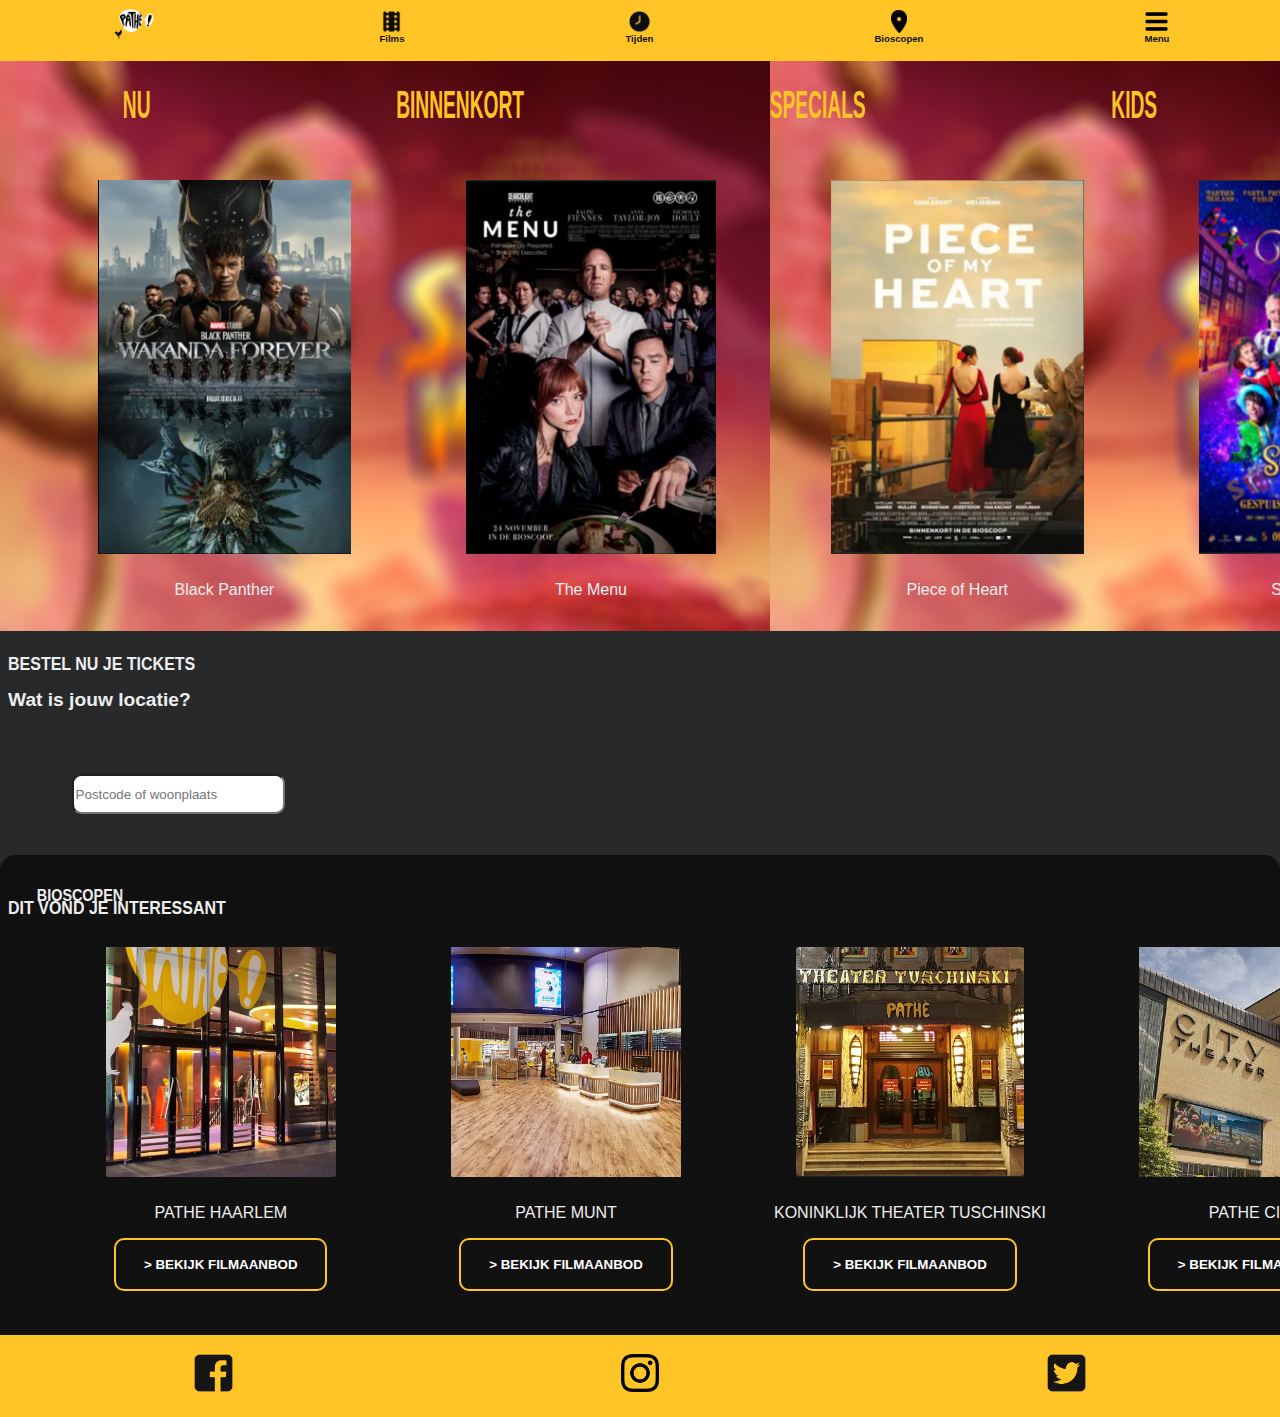
<file: index.html>
<!doctype html>
<html lang="nl">

<head>
	<meta charset="UTF-8">
	<meta name="author" content="jouw naam">
	<meta name="viewport" content="width=device-width, initial-scale=1">

	<title>Pathe</title>

	<link href="styles/style.css" rel="stylesheet">
	<link rel="icon" type="image/svg+xml" href="images/favicon.svg">

</head>

<body>
	<header>
		<nav>
			<ul>
				<li>
					<h><a href="/index.html"><img src="./images/pathe.jpg" alt="Pathe" /></a></h>
				</li>
				<li><img src="./images/movie-black.png" alt="Films" /><a href="/page2.html">Films</a></li>
				<li><img src="./images/time-black.png" alt="Tijden" /><a href="">Tijden</a></li>
				<li><img src="./images/NicePng_map-pointer-png_3683241.png" alt="Bioscopen" /><a href="">Bioscopen</a></li>
				<li class="menu"><img src="./images/menu-icon.png" alt="Menu" /><a href="">Menu</a></li>
			</ul>
		</nav>
	</header>
	<main>
		<nav>
			<ul>
				<li><a href="./page2.html">NU</a></li>
				<li><a href="">BINNENKORT</a></li>
				<li><a href="">SPECIALS</a></li>
				<li><a href="">KIDS</a></li>
			</ul>
		</nav>
		<ul class="nav">
			<li>
				<h2><a><img src="./images/BlackPanther.jpg" alt="Black Panther" /></a></h2>
				<p>Black Panther</p>
			</li>
			<li>
				<h2><a><img src="./images/MenuMovie.jpg" alt="The Menu" /></a></h2>
				<p>The Menu</p>
			</li>
			<li>
				<h2><a href=""><img src="./images/PieceOfHeart.jpg" alt="Piece of Heart" /></a></h2>
				<p>Piece of Heart</p>
			</li>
			<li>
				<h2><a href=""><img src="./images/SinterklaasFIlm.jpg" alt="Sinterklaas Film" /></a></h2>
				<p>Sinterklaas film</p>
			</li>
			<li>
				<h2><a href=""><img src="./images/StrangeWorld.jpg" alt="Strange World" /></a></h2>
				<p>Strange World</p>
			</li>
			<li>
				<h2><a href=""><img src="./images/ViolentHalloween.jpg" alt="Violent Halloween" /></a></h2>
				<p>Violent Halloween</p>
			</li>
		</ul>
		<section class="BestelTickets">
			<h3>BESTEL NU JE TICKETS</h3>
			<a>Wat is jouw locatie?</a>
			<div class="container">
				<form action="">
					<input type="text" placeholder="Postcode of woonplaats" name="locatie invoeren">
			</div>
			<h4>DIT VOND JE INTERESSANT</h4>
		</section>
		<section class="bioscopen">
			<h5>BIOSCOPEN</h5>
			<ul>
				<li>
					<h2><a href=""><img src="./images/Haarlem.jpg" alt="Pathe Haarlem" /></a></h2>
					<p>PATHE HAARLEM</p><button>> BEKIJK FILMAANBOD</button>
				</li>
				<li>
					<h2><a href=""><img src="./images/Munt.jpg" alt="Pathe Munt" /></a></h2>
					<p>PATHE MUNT</p><button>> BEKIJK FILMAANBOD</button>
				</li>
				<li>
					<h2><a href=""><img src="./images/Tuschinski.jpg" alt="Pathe Tuschinski" /></a></h2>
					<p>KONINKLIJK THEATER TUSCHINSKI</p><button>> BEKIJK FILMAANBOD</button>
				</li>
				<li>
					<h2><a href=""><img src="./images/city.jpg" alt="Pathe City" /></a></h2>
					<p>PATHE CITY</p><button>> BEKIJK FILMAANBOD</button>
				</li>
			</ul>
		</section>
	</main>
	<footer>
		<ul>
			<li><a href=""><img src="./images/facebook.png" alt="Facebook"></a></li>
			<li><a href=""><img src="./images/instagram.png" alt="Instagram"></a></li>
			<li><a href=""><img src="./images/twitter.png" alt="Twitter"></a></li>
		</ul>
	</footer>
	<script defer src="./scripts/script.js"></script>
</body>

</html>
</file>
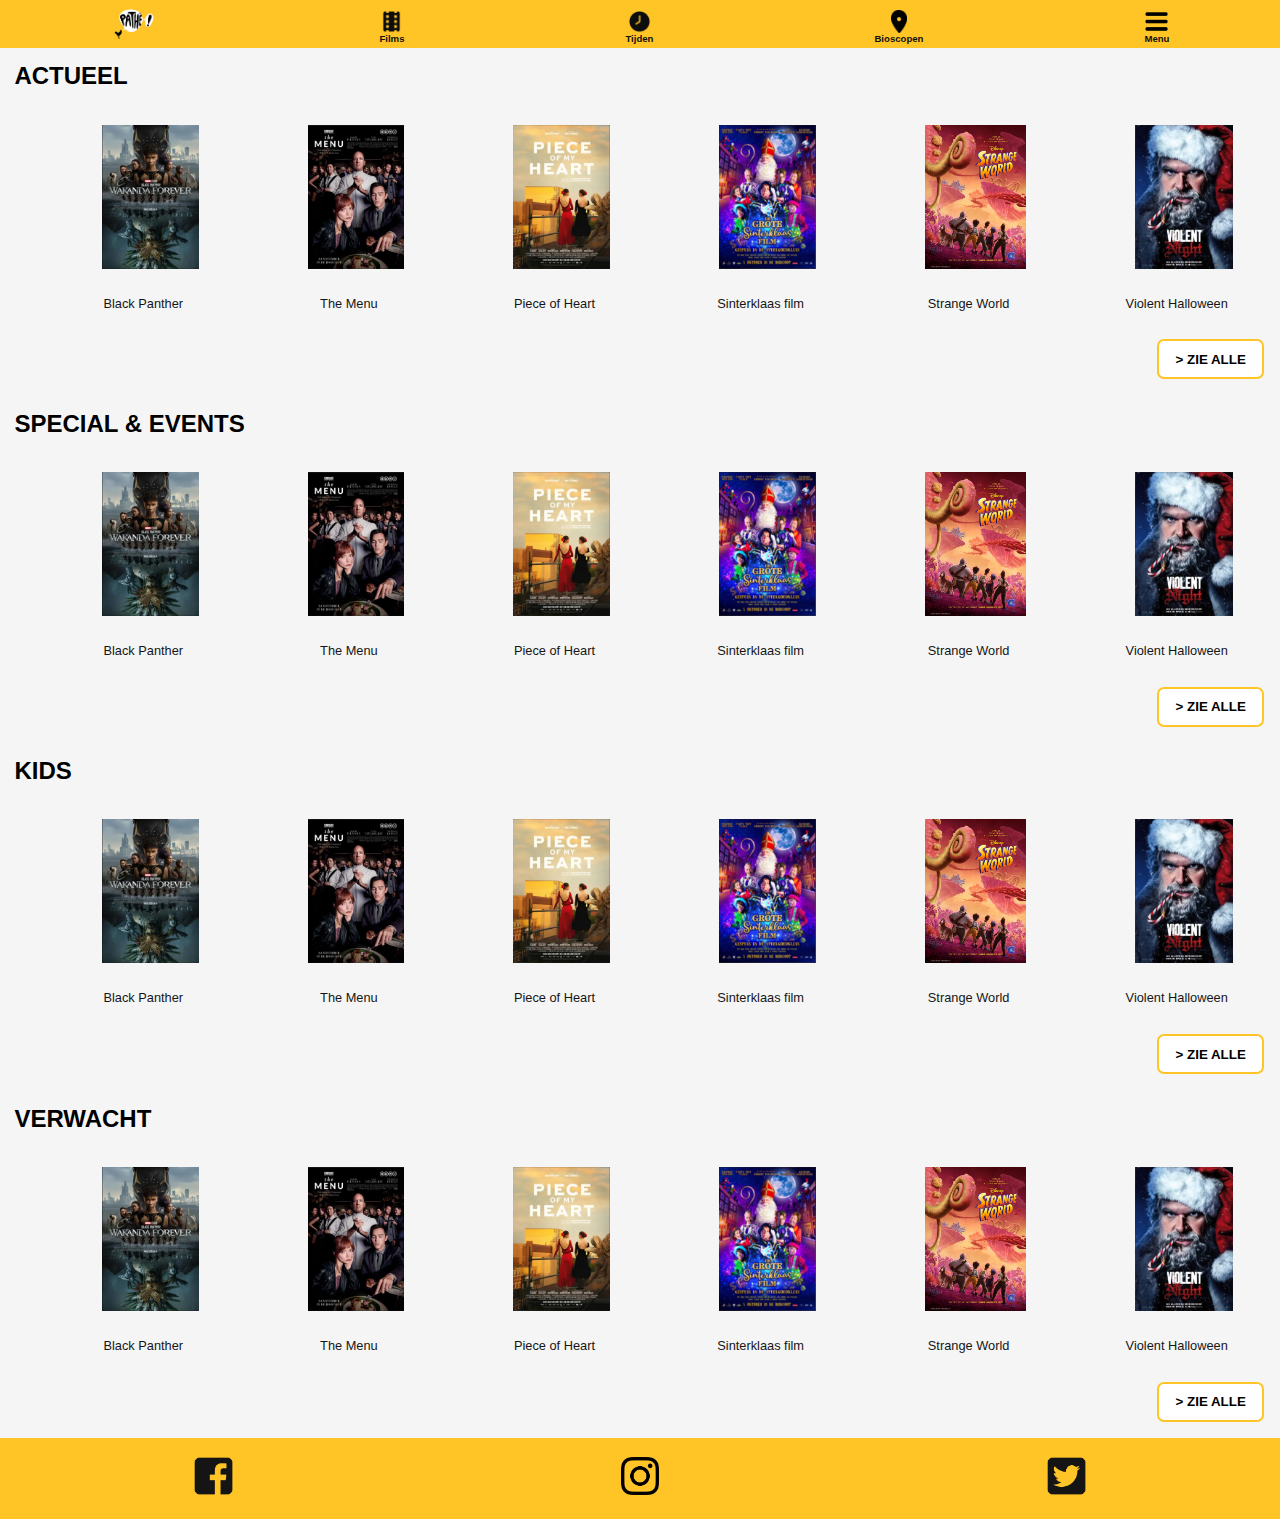
<file: page2.html>
<!doctype html>
<html lang="nl">

<head>
	<meta charset="UTF-8">
	<meta name="author" content="jouw naam">
	<meta name="viewport" content="width=device-width, initial-scale=1">

	<title>Films</title>

	<link href="styles/tweedepage.css" rel="stylesheet">
	<link rel="icon" type="image/svg+xml" href="images/favicon.svg">

</head>

<body>
	<header>
		<nav>
			<ul>
				<li>
					<h><a href="./index.html"><img src="./images/pathe.jpg" alt="Pathe" /></a></h>
				</li>
				<li><img src="./images/movie-black.png" alt="Films" /><a href="/page2.html">Films</a></li>
				<li><img src="./images/time-black.png" alt="Tijden" /><a href="">Tijden</a></li>
				<li><img src="./images/NicePng_map-pointer-png_3683241.png" alt="Bioscopen" /><a href="">Bioscopen</a></li>
				<li><img src="./images/menu-icon.png" alt="Menu" /><a href="">Menu</a></li>
			</ul>
		</nav>
	</header>
	<main>
		<h2>ACTUEEL</h2>
		<ul>
			<li>
				<h2><a href=""><img src="./images/BlackPanther.jpg" alt="Black Panther" /></a></h2>
				<p>Black Panther</p>
			</li>
			<li>
				<h2><a href=""><img src="./images/MenuMovie.jpg" alt="The Menu" /></a></h2>
				<p>The Menu</p>
			</li>
			<li>
				<h2><a href=""><img src="./images/PieceOfHeart.jpg" alt="Piece of Heart" /></a></h2>
				<p>Piece of Heart</p>
			</li>
			<li>
				<h2><a href=""><img src="./images/SinterklaasFIlm.jpg" alt="Sinterklaas Film" /></a></h2>
				<p>Sinterklaas film</p>
			</li>
			<li>
				<h2><a href=""><img src="./images/StrangeWorld.jpg" alt="Strange World" /></a></h2>
				<p>Strange World</p>
			</li>
			<li>
				<h2><a href=""><img src="./images/ViolentHalloween.jpg" alt="Violent Halloween" /></a></h2>
				<p>Violent Halloween</p>
			</li>
		</ul>
		<div class="button">
			<button>> ZIE ALLE</button>
		</div>
		<h2>SPECIAL & EVENTS</h2>
		<ul>
			<li>
				<h2><a href=""><img src="./images/BlackPanther.jpg" alt="Black Panther" /></a></h2>
				<p>Black Panther</p>
			</li>
			<li>
				<h2><a href=""><img src="./images/MenuMovie.jpg" alt="The Menu" /></a></h2>
				<p>The Menu</p>
			</li>
			<li>
				<h2><a href=""><img src="./images/PieceOfHeart.jpg" alt="Piece of Heart" /></a></h2>
				<p>Piece of Heart</p>
			</li>
			<li>
				<h2><a href=""><img src="./images/SinterklaasFIlm.jpg" alt="Sinterklaas Film" /></a></h2>
				<p>Sinterklaas film</p>
			</li>
			<li>
				<h2><a href=""><img src="./images/StrangeWorld.jpg" alt="Strange World" /></a></h2>
				<p>Strange World</p>
			</li>
			<li>
				<h2><a href=""><img src="./images/ViolentHalloween.jpg" alt="Violent Halloween" /></a></h2>
				<p>Violent Halloween</p>
			</li>
		</ul>
		<div class="button">
			<button>> ZIE ALLE</button>
		</div>
		<h2>KIDS</h2>
		<ul>
			<li>
				<h2><a href=""><img src="./images/BlackPanther.jpg" alt="Black Panther" /></a></h2>
				<p>Black Panther</p>
			</li>
			<li>
				<h2><a href=""><img src="./images/MenuMovie.jpg" alt="The Menu" /></a></h2>
				<p>The Menu</p>
			</li>
			<li>
				<h2><a href=""><img src="./images/PieceOfHeart.jpg" alt="Piece of Heart" /></a></h2>
				<p>Piece of Heart</p>
			</li>
			<li>
				<h2><a href=""><img src="./images/SinterklaasFIlm.jpg" alt="Sinterklaas Film" /></a></h2>
				<p>Sinterklaas film</p>
			</li>
			<li>
				<h2><a href=""><img src="./images/StrangeWorld.jpg" alt="Strange World" /></a></h2>
				<p>Strange World</p>
			</li>
			<li>
				<h2><a href=""><img src="./images/ViolentHalloween.jpg" alt="Violent Halloween" /></a></h2>
				<p>Violent Halloween</p>
			</li>
		</ul>
		<div class="button">
			<button>> ZIE ALLE</button>
		</div>
		<h2>VERWACHT</h2>
		<ul>
			<li>
				<h2><a href=""><img src="./images/BlackPanther.jpg" alt="Black Panther" /></a></h2>
				<p>Black Panther</p>
			</li>
			<li>
				<h2><a href=""><img src="./images/MenuMovie.jpg" alt="The Menu" /></a></h2>
				<p>The Menu</p>
			</li>
			<li>
				<h2><a href=""><img src="./images/PieceOfHeart.jpg" alt="Piece of Heart" /></a></h2>
				<p>Piece of Heart</p>
			</li>
			<li>
				<h2><a href=""><img src="./images/SinterklaasFIlm.jpg" alt="Sinterklaas Film" /></a></h2>
				<p>Sinterklaas film</p>
			</li>
			<li>
				<h2><a href=""><img src="./images/StrangeWorld.jpg" alt="Strange World" /></a></h2>
				<p>Strange World</p>
			</li>
			<li>
				<h2><a href=""><img src="./images/ViolentHalloween.jpg" alt="Violent Halloween" /></a></h2>
				<p>Violent Halloween</p>
			</li>
		</ul>
		<div class="button">
			<button>> ZIE ALLE</button>
		</div>
	</main>
	<footer>
		<ul>
			<li><a href=""><img src="./images/facebook.png" alt="Facebook"></a></li>
			<li><a href=""><img src="./images/instagram.png" alt="Instagram"></a></li>
			<li><a href=""><img src="./images/twitter.png" alt="Twitter"></a></li>
		</ul>
	</footer>
	<script defer src="scripts/script.js"></script>
</body>

</html>
</file>
<file: styles/style.css>
/**************/
/* CSS REMEDY */
/**************/
*, *::after, *::before {
	box-sizing:border-box;  
  }
  
  button, summary {
	  cursor: pointer;
  }
  
  
  
  
  
  /*********************/
  /* CUSTOM PROPERTIES */
  /*********************/
  :root {
	  /* startje */
	  --color-text:#111;
	  --color-background:#eee;
  }
  
  
  
  
  
  /****************/
  /* JOUW STYLING */
  /****************/
  
  /* jouw code */
  
  
/*Header*/
  header ul {
	  display: flex;
	  background-color: #ffc426;
	  list-style-type: none;
	  font-size: 1.2em;
	  margin: 0;
	  padding: 0;
	  height: auto;
  }
  
  header a {
	  font-size: 0.5em;
	  font-weight: bold;
  }

  header img {
	  height: 5em;
	  padding: 0;
	  margin: 0;
	  display: flex;
  }


/*header styling */ /*n+2 houd in dat deze functie bij de 2e img begint*/
  header li:nth-of-type(n+2) img{
	  height: 1.2em;
	  margin-top: 0.3em;
  }
  
  header li {
	  display: inline;
	  justify-content: center;
	  align-items: center;
  }
  
  ul li {
	  font-size: 1em;
	  margin: auto;
	  display: flex;
	  flex-direction: column;
  }
  
  ul li:nth-of-type(5) {
	  align-self: start;
	  justify-self: end;
	  padding-left: 0em;
  }
  
  
/*body gedeelte*/
  body {
	  margin: 0;
	  padding: 0;
	  font-family: Arial, Helvetica, sans-serif;
  }
  
  body ul {
	  display: flex;
	  list-style-type: none;
  }
  
  a {
	  font-size: 1.2em;
	  margin: auto;
	  /* padding-top: 1em;
	  transform: scale(1, 2); */
	  text-decoration: none;
	  color: #111;
  }
  
  main {
	  background-image: url(../images/StrangeWorld.png);
	  padding: 0;
	  margin: 0;
  }

	.aangepaste{
		background-image: url(../images/blackpanther_blur.png);
		padding: 0;
		margin: 0;
	}

	.menuAchtergrond{
		background-image: url(../images/menublur.png);
		padding: 0;
		margin: 0;
		display: block;
	}
	
/*nu binnenkort etc stuk*/

 main a:hover {
	font-size: 1.2em;
	margin: auto;
	text-decoration: overline;
	color: white;
  }

  main nav ul a{
	  color: #ffc426;
	  font-weight: bold;
  }
  
  main nav ul {
	  display: flex;
	  padding: 2em 0 1em 0;
	  margin: 0;
	  list-style-type: none;
	  justify-content: center; 
	  align-items: center;
	  transform: scale(1, 2);
  }
  
/*hover effect: witte bar onder text */
	main nav a::before {
		content: '';
		display: block;
		height: 1px;
		background-color:white;

		position: absolute;
		top: 1em;
		width: 0%;

		transition: all ease-in-out 250ms;
		}

	main nav a:hover::before {
		width: 100%;
	}

	nav li {
		padding-bottom: 1%;

		position: relative;
	}
	
  
/*De films scrollen */
  main ul:nth-of-type(1) {
	  overflow-x: scroll;
	  overflow-y: hidden;
	  white-space: nowrap;
	}
  
  main ul:nth-of-type(1) li{
	  display: inline-block;
	}
  
  
  main ul img {
	  height: 13em;
	  padding: 0;
	  margin: 0 2em 0 2em;
  }
  
  main ul img:hover{
	  height: 15em;
	  padding: 0;
	  margin: 0 2em 0 2em;
  }
  
  p {
	  text-align: center;
	  color: #eee;
  }
  
  main ul {
	  display: flex;
  }




/*voor het blokje "bestel je tickets"*/
	h3{
		color: #eee;
		font-size: 1em;
		transform: scale(1, 1.2);
	}

  .BestelTickets{
	  background-color: #28292a;
	  height: 20em;
	  padding: 0.5em 0 0 0.5em;
  }
  
  .BestelTickets a{
	  color: #eee;
	  font-weight: bold;
  }
  
  .container{
	  width: 100%;
	  min-height: 3em;
	  padding: 5%;
  }
  
  .container a{
	  color:#eee;
  }
  
  input{
	  height: 3em;
	  width: 16em;
	  border-radius: 0.7em;
  }

  
  h4{
	color: #eee;
	font-size: 1em;
	font-weight: bold;
	transform: scale(1, 1.2);
}
  
  
  
/* stukje over bioscopen */
  h5 {
	  color: #eee;
	  margin-left: 2em;
	  font-size: 0.9em;
	  transform: scale(1, 1.2);
  }
  
  .bioscopen{
	  background-color: #111;
	  height: 30em;
	  padding: 0.5em 0 0 0.5em;
	  border-radius: 15px 15px 0 0;
	  margin-top: -6em; 
  }
  
  .bioscopen li{
	  text-align: center;
  }
  
  main section ul:nth-of-type(1) p{
	  font-size: 1em;
  }
  
  main section ul:nth-of-type(1) img{
	  height: 8em;
  }
  
  
  .bioscopen button{
	  border-radius: 10px;
	  border-style: solid;
	  height: 4em;
	  width: 16em;
	  background-color: #111;
	  border-color: #ffc426;
	  color: #fff;
	  font-weight: bold;
  }
  
  
  
  main ul:nth-of-type(1) {
	  overflow-x: scroll;
	  overflow-y: hidden;
	  white-space: nowrap;
	}
  
  main ul:nth-of-type(1) li{
	  display: inline-block;
	}
  
  
  
/*Footer*/
  footer ul li img{
	  height: 2em;
	  bottom: 0;
	  position: static;
	  margin: 1em 0 1em 0;
	  padding: 0;
	  align-items: center;
  }
  
  footer{
	  display: block;
	  position:static;
	  bottom:0;
	  width:100%; 
	  background:#ffc426;
	  margin: 0;
	  padding: 0;
  }

  footer ul{
	margin: 0;
	padding: 0;
  }
</file>
<file: styles/tweedepage.css>
/**************/
/* CSS REMEDY */
/**************/
*, *::after, *::before {
	box-sizing:border-box;  
  }
  
  button, summary {
	  cursor: pointer;
  }
  
  
  
  
  
  /*********************/
  /* CUSTOM PROPERTIES */
  /*********************/
  :root {
	  /* startje */
	  --color-text:#111;
	  --color-background:#eee;
  }
  
  
  
  
  
  /****************/
  /* JOUW STYLING */
  /****************/
  
  /* jouw code */
 
/*Header*/
  header ul {
	  display: flex;
	  background-color: #ffc426;
	  list-style-type: none;
	  font-size: 1.2em;
	  margin: 0;
	  padding: 0;
	  height: auto;
  }
  
  header a {
	  font-size: 0.5em;
	  font-weight: bold;
  }
  
  h2{
    margin-top: 0;
    padding: 0.6em 0 0 0.6em;
  }

  header img {
	  height: 5em;
	  padding: 0;
	  margin: 0;
	  display: flex;
  }
  
  
/*header styling */ /*n+2 houd in dat deze functie bij de 2e img begint*/
  header li:nth-of-type(n+2) img{
	  height: 1.2em;
	  margin-top: 0.3em;
  }
  
  header li {
	  display: inline;
	  justify-content: center;
	  align-items: center;
  }
  
  ul li {
	  font-size: 1em;
	  margin: auto;
	  display: flex;
	  flex-direction: column;
  }
  
  ul li:nth-of-type(5) {
	  align-self: start;
	  justify-self: end;
	  padding-left: 0em;
  }
  
  
/*body gedeelte*/
  body {
	  margin: 0;
	  padding: 0;
	  font-family: Arial, Helvetica, sans-serif;
  }
  
  body ul {
	  display: flex;
	  list-style-type: none;
  }
  
  a {
	  font-size: 1.2em;
	  margin: auto;
	  text-decoration: none;
	  color: #111;
  }
  
 main a:hover {
	  font-size: 1.2em;
	  margin: auto;
	  text-decoration: underline;
	  color: white;
	}
  
  main {
	  background-color: #f5f5f5;
	  padding: 0;
	  margin: 0;
  }
  
  
  
  
/*De films scrollen */
  main ul{
	  overflow-x: scroll;
	  overflow-y: hidden;
	  white-space: nowrap;
	}
  
  main ul li{
	  display: inline-block;
	}
  
  
  main ul img {
	  height: 5em;
	  padding: 0;
	  margin: 0 0.2em 0 0.2em;
  }
  
  main ul img:hover{
	  height: 6em;
	  padding: 0;
	  margin: 0 0.2em 0 0.2em;
  }
  
  p {
	  text-align: center;
	  color: #151515;
      margin-top: 0;
      font-size: 0.8em;
  }
  
  main ul {
	  display: flex;
      margin: 0;
  }
  

  .button{
    display: flex;
    justify-content: flex-end;
    margin: 1em 1em 1em 0 ;
}

	button{
		border-radius: 7px;
		border-style: solid;
		height: 3em;
		width: 8em;
		background-color: white;
		border-color: #ffc426;
		color: black;
		font-weight: bold;
		right: 0;
	}

	div:nth-of-type(4){
		margin-bottom: 0;
		padding-bottom: 1em;
	}

  
/*Footer*/
  footer ul li img{
	  height: 2em;
	  bottom: 0;
	  position: static;
	  margin: 1em 0 1em 0;
	  padding: 0;
	  align-items: center;
  }
  
  footer{
	  display: block;
	  position:static;
	  bottom:0;
	  width:100%; 
	  background:#ffc426;
	  margin: 0;
	  padding: 0;
  }

  footer ul{
	margin: 0;
	padding: 0;
  }
</file>
